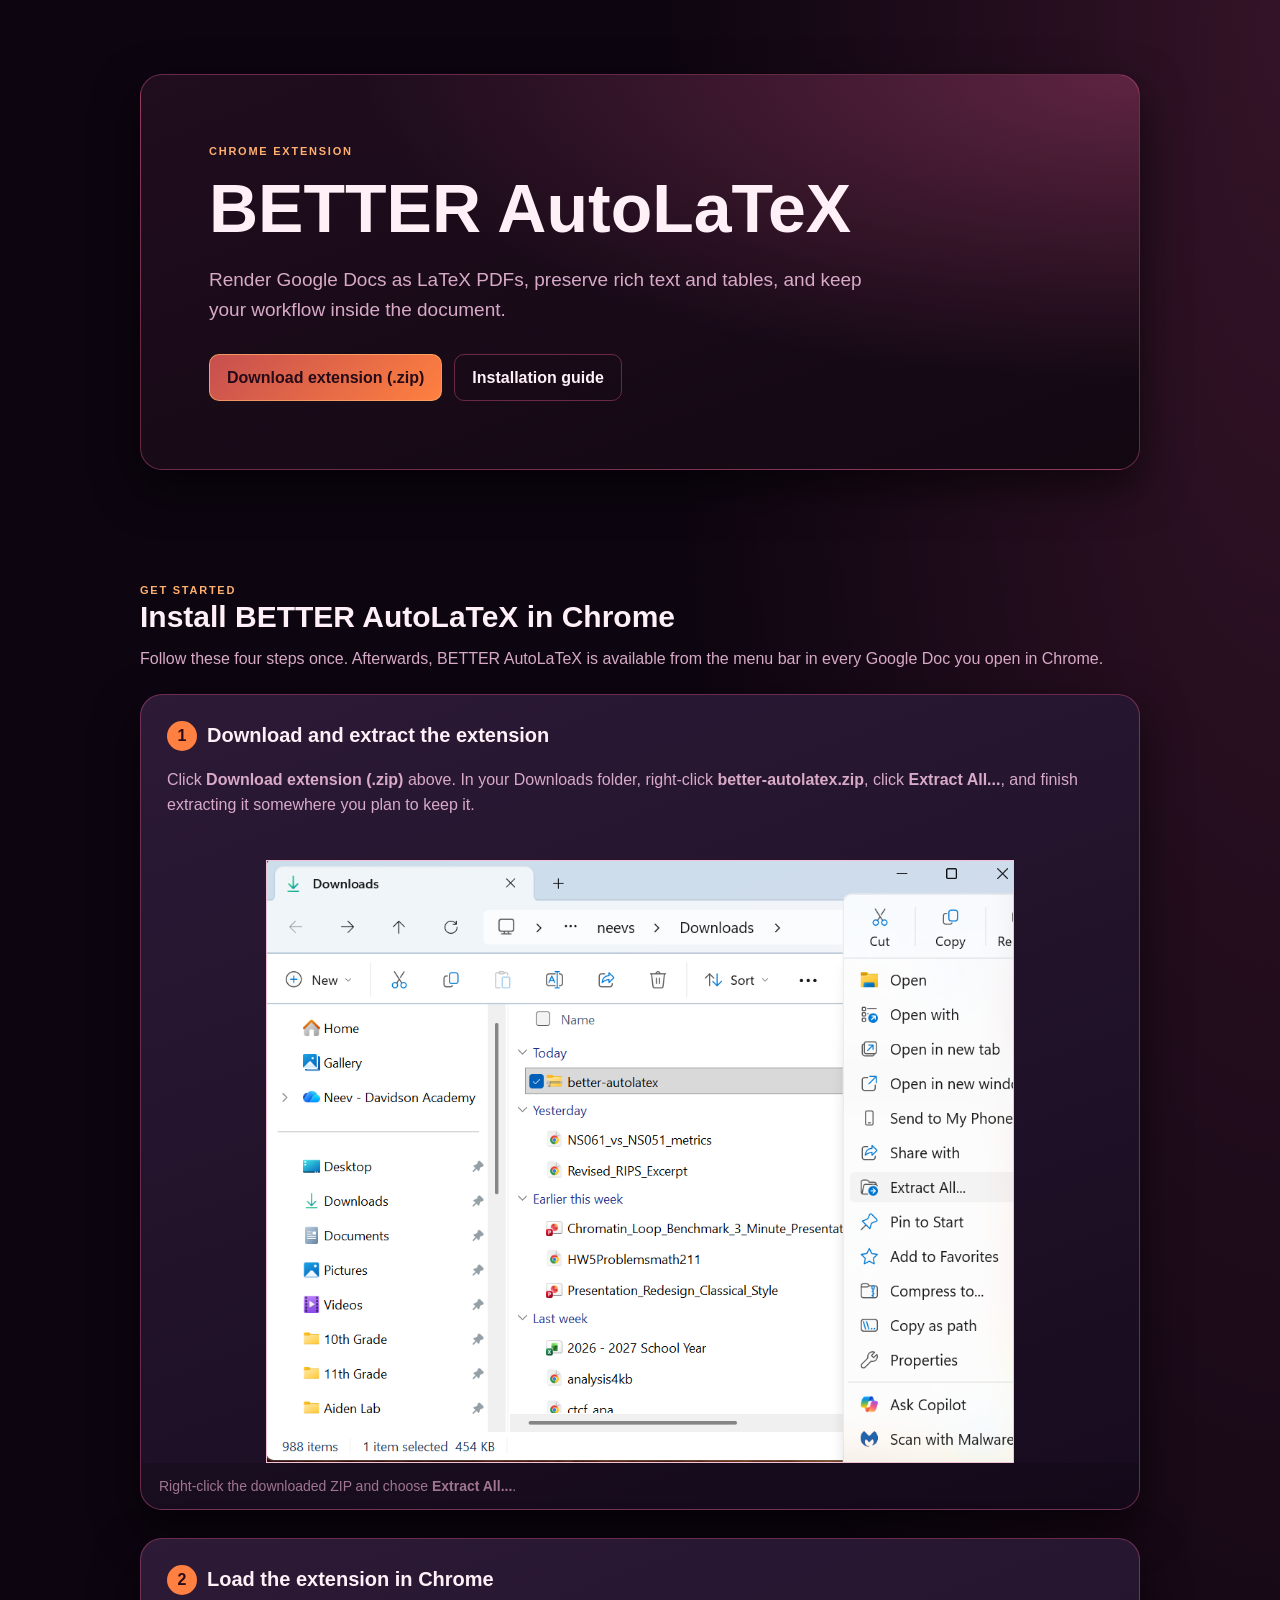
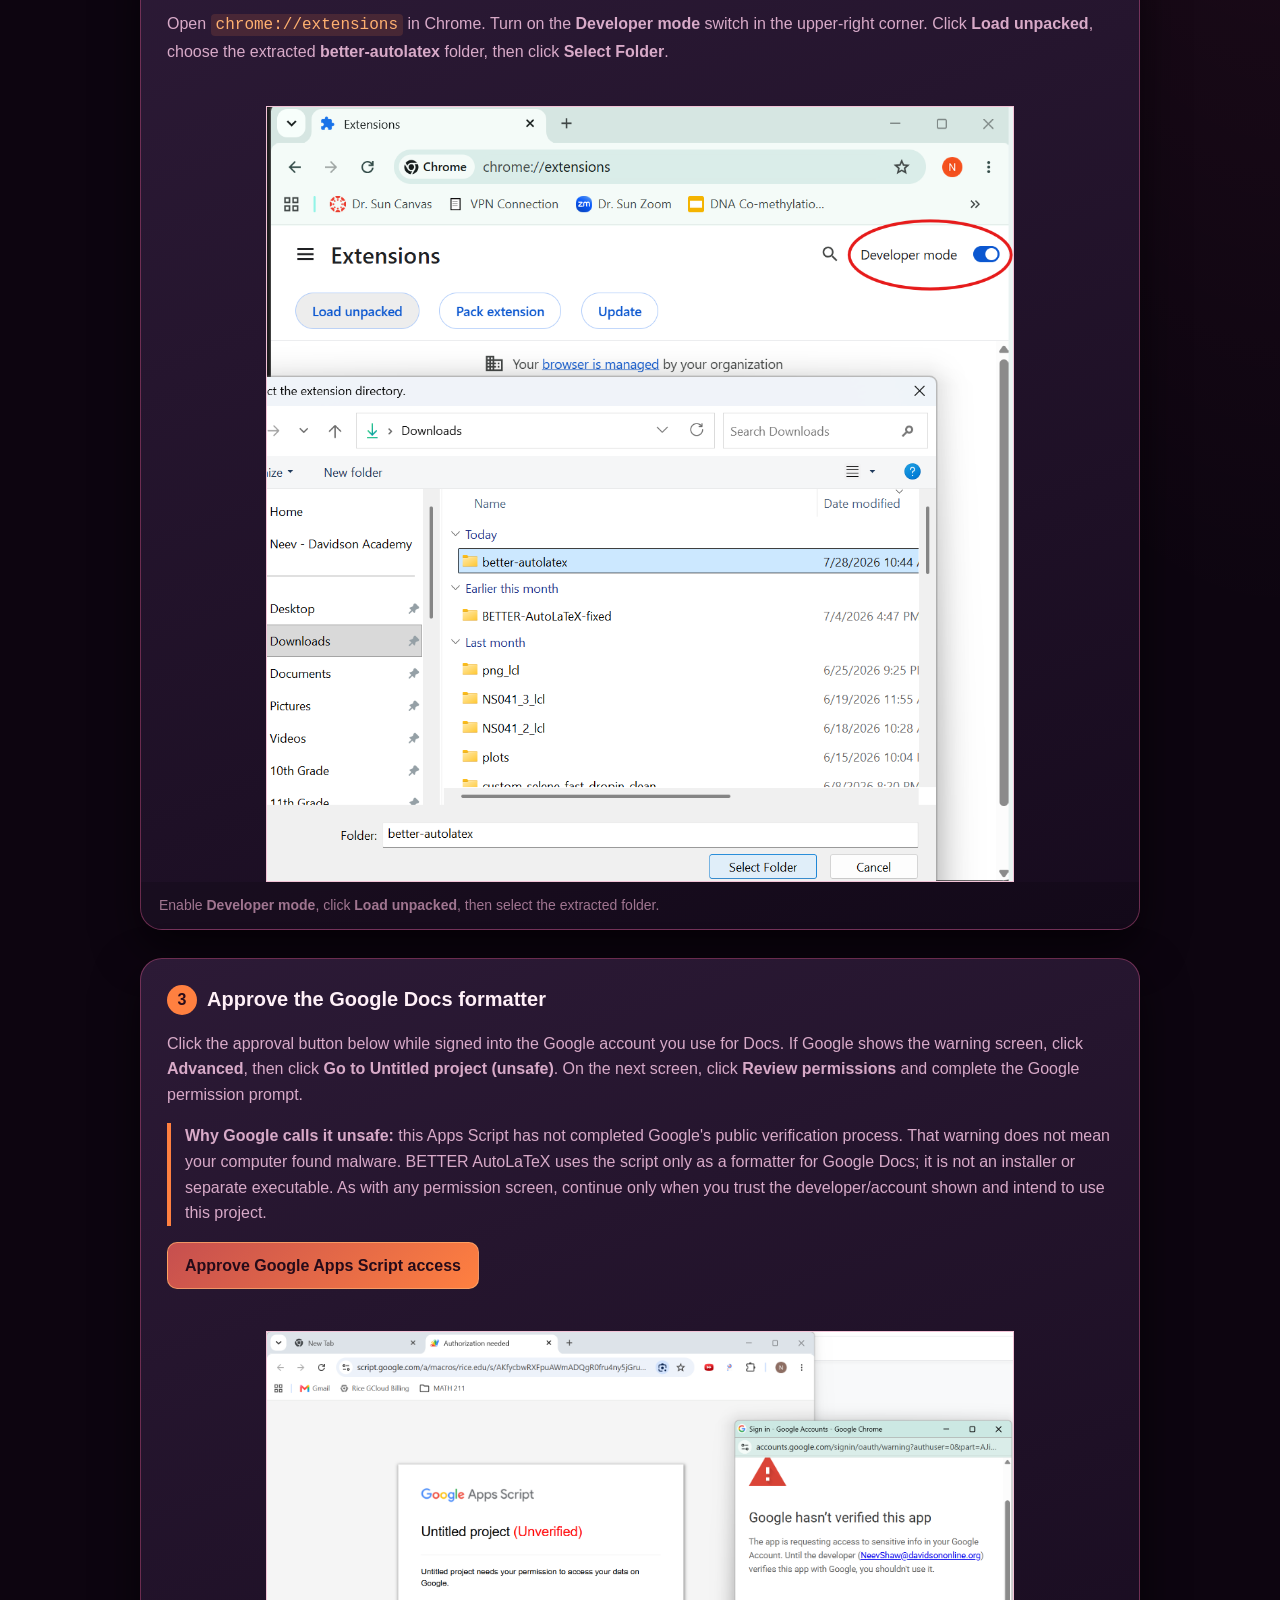
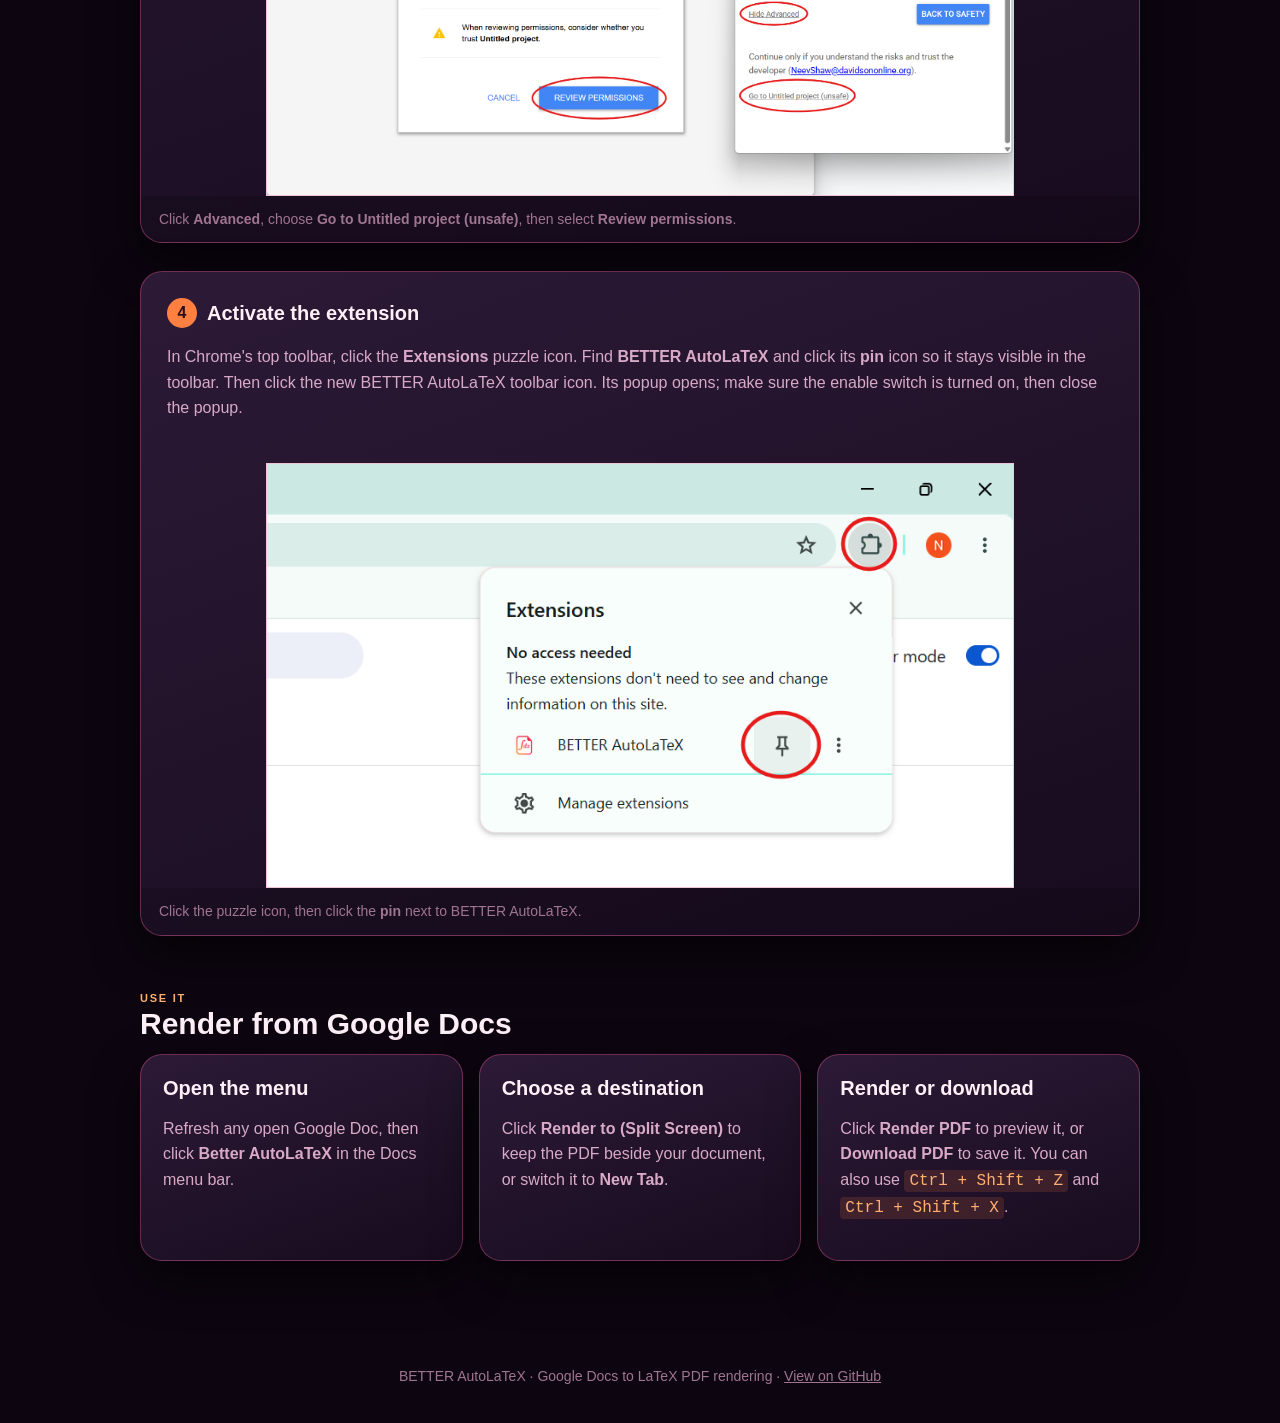
<file: index.html>
<!doctype html>
<html lang="en">
<head>
  <meta charset="utf-8">
  <meta name="viewport" content="width=device-width, initial-scale=1">
  <title>BETTER AutoLaTeX - Google Docs to LaTeX</title>
  <link rel="icon" type="image/png" href="icons/icon-128.png">
  <style>
    :root {
      --bg: #0d0510;
      --bg-elevated: #2c1a36;
      --bg-soft: #351f40;
      --bg-interactive-hover: #4a2d5a;
      --text: #fff0f7;
      --text-muted: #d8aac8;
      --text-dim: #a07590;
      --border: rgba(255, 100, 160, .35);
      --accent: #ff8040;
      --accent-strong: #ffb070;
      --shadow-lg: 0 18px 45px rgba(0, 0, 0, .58);
    }
    * { box-sizing: border-box; }
    html { scroll-behavior: smooth; }
    body {
      min-width: 320px;
      margin: 0;
      color: var(--text);
      font: 16px/1.6 "Segoe UI", Inter, Roboto, Arial, sans-serif;
      background: radial-gradient(ellipse at top right, rgba(255, 95, 160, .16), transparent 34%), var(--bg);
    }
    a { color: inherit; }
    .wrap { width: min(1000px, calc(100% - 40px)); margin: auto; }
    .hero { padding: 74px 0 58px; }
    .hero-card, .card {
      border: 1px solid var(--border);
      border-radius: 22px;
      background: radial-gradient(ellipse at top right, rgba(255, 95, 160, .30), transparent 55%), linear-gradient(160deg, #200d1e 0%, #120812 100%);
      box-shadow: var(--shadow-lg);
    }
    .hero-card { padding: clamp(28px, 6vw, 68px); }
    .eyebrow { margin: 0; color: var(--accent-strong); font-size: 11px; font-weight: 800; letter-spacing: .16em; text-transform: uppercase; }
    h1, h2, h3 { line-height: 1.15; }
    h1 { max-width: 760px; margin: 8px 0 18px; font-size: clamp(38px, 7vw, 68px); }
    h2 { margin: 0 0 12px; font-size: 30px; }
    h3 { margin: 0; font-size: 20px; }
    .lead { max-width: 680px; margin: 0; color: var(--text-muted); font-size: 19px; }
    .actions { display: flex; flex-wrap: wrap; gap: 12px; margin-top: 28px; }
    .button {
      display: inline-flex;
      align-items: center;
      justify-content: center;
      min-height: 45px;
      padding: 10px 17px;
      border: 1px solid var(--border);
      border-radius: 10px;
      color: var(--text);
      font-weight: 750;
      text-decoration: none;
      transition: transform .15s ease, background .15s ease;
    }
    .button:hover { transform: translateY(-1px); background: var(--bg-interactive-hover); }
    .button-primary { border-color: rgba(255, 176, 112, .7); background: linear-gradient(135deg, #c64f4f, var(--accent)); color: #260b19; }
    .button-primary:hover { background: linear-gradient(135deg, #ef6860, #ffae5a); }
    main { padding-bottom: 76px; }
    section { margin-top: 54px; }
    .section-copy { margin: 0 0 22px; color: var(--text-muted); }
    .tutorial { display: grid; gap: 28px; }
    .card { overflow: hidden; background: linear-gradient(160deg, var(--bg-elevated), #170b1e); }
    .tutorial-copy { padding: 26px; }
    .step-label { display: flex; align-items: center; gap: 10px; margin-bottom: 14px; }
    .step-number { display: grid; place-items: center; width: 30px; height: 30px; border-radius: 50%; background: var(--accent); color: #2a0c1a; font-weight: 900; }
    .card p, li { color: var(--text-muted); }
    figure { margin: 0; }
    .tutorial img { display: block; width: 75%; margin: 0 auto; border: 1px solid var(--border); background: #eaf3f2; }
    figcaption { padding: 12px 18px; color: var(--text-dim); font-size: 14px; background: rgba(0, 0, 0, .16); }
    .warning-note { border-left: 4px solid var(--accent); padding-left: 14px; }
    .use-grid { display: grid; grid-template-columns: repeat(auto-fit, minmax(240px, 1fr)); gap: 16px; }
    .use-grid .card { padding: 22px; }
    code { padding: 2px 5px; border-radius: 4px; background: rgba(255, 128, 64, .14); color: var(--accent-strong); }
    footer { padding: 28px 20px 42px; color: var(--text-dim); font-size: 14px; text-align: center; }
  </style>
</head>
<body>
  <header class="hero">
    <div class="wrap hero-card">
      <p class="eyebrow">Chrome extension</p>
      <h1>BETTER AutoLaTeX</h1>
      <p class="lead">Render Google Docs as LaTeX PDFs, preserve rich text and tables, and keep your workflow inside the document.</p>
      <div class="actions">
        <a class="button button-primary" href="https://better-autolatex.github.io/better-autolatex.zip" target="_blank" rel="noopener noreferrer">Download extension (.zip)</a>
        <a class="button" href="#install">Installation guide</a>
      </div>
    </div>
  </header>

  <main class="wrap">
    <section id="install">
      <p class="eyebrow">Get started</p>
      <h2>Install BETTER AutoLaTeX in Chrome</h2>
      <p class="section-copy">Follow these four steps once. Afterwards, BETTER AutoLaTeX is available from the menu bar in every Google Doc you open in Chrome.</p>

      <div class="tutorial">
        <article class="card">
          <div class="tutorial-copy">
            <div class="step-label"><span class="step-number">1</span><h3>Download and extract the extension</h3></div>
            <p>Click <strong>Download extension (.zip)</strong> above. In your Downloads folder, right-click <strong>better-autolatex.zip</strong>, click <strong>Extract All...</strong>, and finish extracting it somewhere you plan to keep it.</p>
          </div>
          <figure>
            <img src="assets/screenshots/Step%201%20-%20download%20and%20unzip.png" alt="Windows File Explorer with better-autolatex.zip selected and Extract All highlighted">
            <figcaption>Right-click the downloaded ZIP and choose <strong>Extract All...</strong>.</figcaption>
          </figure>
        </article>

        <article class="card">
          <div class="tutorial-copy">
            <div class="step-label"><span class="step-number">2</span><h3>Load the extension in Chrome</h3></div>
            <p>Open <code>chrome://extensions</code> in Chrome. Turn on the <strong>Developer mode</strong> switch in the upper-right corner. Click <strong>Load unpacked</strong>, choose the extracted <strong>better-autolatex</strong> folder, then click <strong>Select Folder</strong>.</p>
          </div>
          <figure>
            <img src="assets/screenshots/Step%202%20-%20developer%20mode%20and%20load%20unpacked.png" alt="Chrome Extensions showing Developer mode, Load unpacked, and the folder selection dialog">
            <figcaption>Enable <strong>Developer mode</strong>, click <strong>Load unpacked</strong>, then select the extracted folder.</figcaption>
          </figure>
        </article>

        <article class="card">
          <div class="tutorial-copy">
            <div class="step-label"><span class="step-number">3</span><h3>Approve the Google Docs formatter</h3></div>
            <p>Click the approval button below while signed into the Google account you use for Docs. If Google shows the warning screen, click <strong>Advanced</strong>, then click <strong>Go to Untitled project (unsafe)</strong>. On the next screen, click <strong>Review permissions</strong> and complete the Google permission prompt.</p>
            <p class="warning-note"><strong>Why Google calls it unsafe:</strong> this Apps Script has not completed Google&apos;s public verification process. That warning does not mean your computer found malware. BETTER AutoLaTeX uses the script only as a formatter for Google Docs; it is not an installer or separate executable. As with any permission screen, continue only when you trust the developer/account shown and intend to use this project.</p>
            <p><a class="button button-primary" href="https://script.google.com/macros/s/AKfycbw5jMbf7fJPBY59YsVOyCyUnqL2OpgjkheVPkHIQeBrbdPGAtNcVZ8WidbEfVaKr5QS/exec" target="_blank" rel="noopener noreferrer">Approve Google Apps Script access</a></p>
          </div>
          <figure>
            <img src="assets/screenshots/Step%203%20-%20approve%20apps%20script%20formatter.png" alt="Google Apps Script authorization screen with Advanced, Go to Untitled project unsafe, and Review permissions highlighted">
            <figcaption>Click <strong>Advanced</strong>, choose <strong>Go to Untitled project (unsafe)</strong>, then select <strong>Review permissions</strong>.</figcaption>
          </figure>
        </article>

        <article class="card">
          <div class="tutorial-copy">
            <div class="step-label"><span class="step-number">4</span><h3>Activate the extension</h3></div>
            <p>In Chrome&apos;s top toolbar, click the <strong>Extensions</strong> puzzle icon. Find <strong>BETTER AutoLaTeX</strong> and click its <strong>pin</strong> icon so it stays visible in the toolbar. Then click the new BETTER AutoLaTeX toolbar icon. Its popup opens; make sure the enable switch is turned on, then close the popup.</p>
          </div>
          <figure>
            <img src="assets/screenshots/Step%204%20-%20pin%20extension%20in%20top%20bar.png" alt="Chrome Extensions menu showing the puzzle icon and BETTER AutoLaTeX pin icon highlighted">
            <figcaption>Click the puzzle icon, then click the <strong>pin</strong> next to BETTER AutoLaTeX.</figcaption>
          </figure>
        </article>
      </div>
    </section>

    <section>
      <p class="eyebrow">Use it</p>
      <h2>Render from Google Docs</h2>
      <div class="use-grid">
        <article class="card"><h3>Open the menu</h3><p>Refresh any open Google Doc, then click <strong>Better AutoLaTeX</strong> in the Docs menu bar.</p></article>
        <article class="card"><h3>Choose a destination</h3><p>Click <strong>Render to (Split Screen)</strong> to keep the PDF beside your document, or switch it to <strong>New Tab</strong>.</p></article>
        <article class="card"><h3>Render or download</h3><p>Click <strong>Render PDF</strong> to preview it, or <strong>Download PDF</strong> to save it. You can also use <code>Ctrl + Shift + Z</code> and <code>Ctrl + Shift + X</code>.</p></article>
      </div>
    </section>
  </main>

  <footer>
    BETTER AutoLaTeX &middot; Google Docs to LaTeX PDF rendering &middot;
    <a href="https://github.com/better-autolatex/better-autolatex.github.io/" target="_blank" rel="noopener noreferrer">View on GitHub</a>
  </footer>
</body>
</html>
</file>
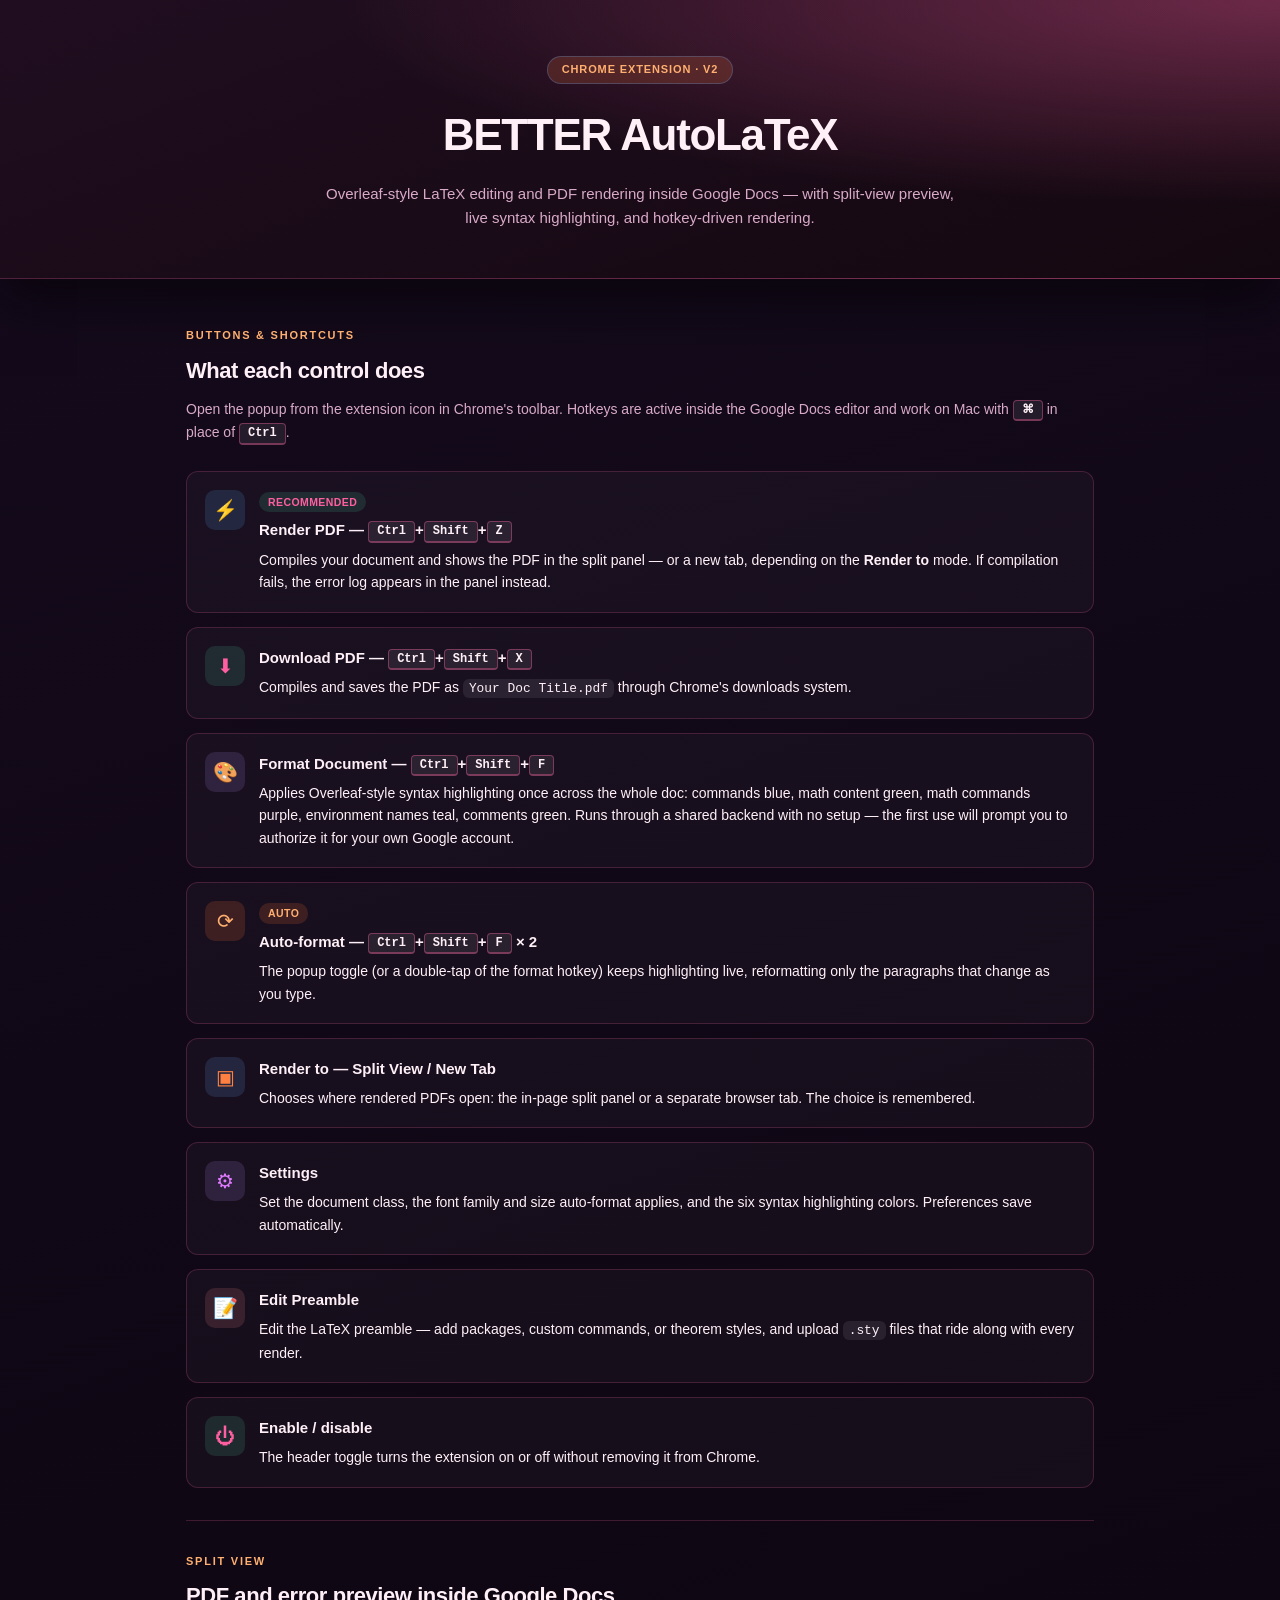
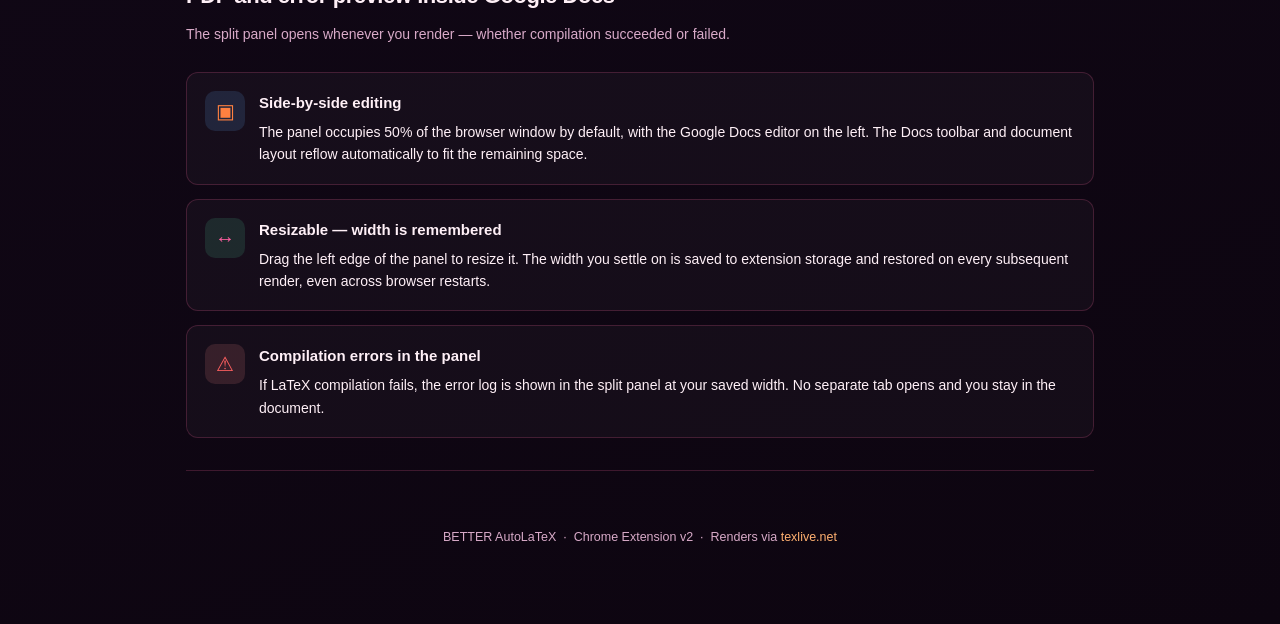
<file: html/help.html>
<!DOCTYPE html>
<html lang="en">
<head>
  <meta charset="utf-8">
  <title>BETTER AutoLaTeX — Help</title>
  <link rel="stylesheet" href="../styles/page.css">
  <style>
    .hero { padding: 56px 24px 48px; text-align: center; }
    .hero h1 { font-size: clamp(28px, 5vw, 44px); margin-bottom: 12px; }
    .hero p  { font-size: 15px; color: var(--text-muted); max-width: 640px; margin: 0 auto; }
    .hero-badge {
      display: inline-block;
      background: var(--accent-surface);
      border: 1px solid rgba(99, 176, 255, 0.25);
      border-radius: 20px;
      padding: 4px 14px;
      font-size: 11px;
      font-weight: 600;
      letter-spacing: 0.08em;
      text-transform: uppercase;
      color: var(--accent-strong);
      margin-bottom: 16px;
    }
    .features { display: grid; gap: 14px; }
    .feature {
      display: flex;
      gap: 14px;
      background: rgba(255, 255, 255, 0.03);
      border: 1px solid var(--border);
      border-radius: 12px;
      padding: 18px;
    }
    .feature-icon {
      flex-shrink: 0;
      width: 40px; height: 40px;
      border-radius: 10px;
      display: flex;
      align-items: center;
      justify-content: center;
      font-size: 20px;
    }
    .icon-blue   { background: rgba(99, 176, 255, 0.14);  color: var(--accent); }
    .icon-teal   { background: rgba(83, 213, 154, 0.14);  color: var(--green); }
    .icon-orange { background: rgba(255, 112, 53, 0.16);  color: var(--accent-strong); }
    .icon-purple { background: rgba(183, 152, 255, 0.14); color: var(--purple); }
    .icon-red    { background: rgba(255, 143, 143, 0.14); color: var(--red); }
    .kbd {
      display: inline-block;
      padding: 2px 8px;
      background: rgba(255, 255, 255, 0.08);
      border: 1px solid var(--border-strong);
      border-bottom-width: 2px;
      border-radius: 4px;
      font: 600 12px/1.2 'Consolas', monospace;
      color: var(--text);
      vertical-align: 1px;
    }
    .footer {
      text-align: center;
      padding-top: 24px;
      color: var(--text-muted);
      font-size: 12.5px;
    }
    .tag {
      display: inline-block;
      padding: 2px 9px;
      border-radius: 10px;
      font-size: 10.5px;
      font-weight: 700;
      letter-spacing: 0.04em;
      text-transform: uppercase;
      margin-bottom: 6px;
    }
    .tag-tip  { background: rgba(83, 213, 154, 0.14);   color: var(--green); }
    .tag-info { background: var(--accent-surface);       color: var(--accent); }
    .tag-new  { background: rgba(255, 112, 53, 0.16);   color: var(--accent-strong); }
  </style>
</head>
<body>

<div class="hero">
  <div class="hero-badge">Chrome Extension · v2</div>
  <h1>BETTER AutoLaTeX</h1>
  <p>Overleaf-style LaTeX editing and PDF rendering inside Google Docs — with split-view preview, live syntax highlighting, and hotkey-driven rendering.</p>
</div>

<div class="page">

  <div class="section-label">Buttons & shortcuts</div>
  <h2>What each control does</h2>
  <p class="section-intro">Open the popup from the extension icon in Chrome's toolbar. Hotkeys are active inside the Google Docs editor and work on Mac with <span class="kbd">⌘</span> in place of <span class="kbd">Ctrl</span>.</p>

  <div class="features">
    <div class="feature">
      <div class="feature-icon icon-blue">⚡</div>
      <div>
        <span class="tag tag-tip">Recommended</span>
        <h3>Render PDF — <span class="kbd">Ctrl</span>+<span class="kbd">Shift</span>+<span class="kbd">Z</span></h3>
        <p>Compiles your document and shows the PDF in the split panel — or a new tab, depending on the <strong>Render to</strong> mode. If compilation fails, the error log appears in the panel instead.</p>
      </div>
    </div>
    <div class="feature">
      <div class="feature-icon icon-teal">⬇</div>
      <div>
        <h3>Download PDF — <span class="kbd">Ctrl</span>+<span class="kbd">Shift</span>+<span class="kbd">X</span></h3>
        <p>Compiles and saves the PDF as <code>Your Doc Title.pdf</code> through Chrome's downloads system.</p>
      </div>
    </div>
    <div class="feature">
      <div class="feature-icon icon-purple">🎨</div>
      <div>
        <h3>Format Document — <span class="kbd">Ctrl</span>+<span class="kbd">Shift</span>+<span class="kbd">F</span></h3>
        <p>Applies Overleaf-style syntax highlighting once across the whole doc: commands blue, math content green, math commands purple, environment names teal, comments green. Runs through a shared backend with no setup — the first use will prompt you to authorize it for your own Google account.</p>
      </div>
    </div>
    <div class="feature">
      <div class="feature-icon icon-orange">⟳</div>
      <div>
        <span class="tag tag-new">Auto</span>
        <h3>Auto-format — <span class="kbd">Ctrl</span>+<span class="kbd">Shift</span>+<span class="kbd">F</span> × 2</h3>
        <p>The popup toggle (or a double-tap of the format hotkey) keeps highlighting live, reformatting only the paragraphs that change as you type.</p>
      </div>
    </div>
    <div class="feature">
      <div class="feature-icon icon-blue">▣</div>
      <div>
        <h3>Render to — Split View / New Tab</h3>
        <p>Chooses where rendered PDFs open: the in-page split panel or a separate browser tab. The choice is remembered.</p>
      </div>
    </div>
    <div class="feature">
      <div class="feature-icon icon-purple">⚙</div>
      <div>
        <h3>Settings</h3>
        <p>Set the document class, the font family and size auto-format applies, and the six syntax highlighting colors. Preferences save automatically.</p>
      </div>
    </div>
    <div class="feature">
      <div class="feature-icon icon-red">📝</div>
      <div>
        <h3>Edit Preamble</h3>
        <p>Edit the LaTeX preamble — add packages, custom commands, or theorem styles, and upload <code>.sty</code> files that ride along with every render.</p>
      </div>
    </div>
    <div class="feature">
      <div class="feature-icon icon-teal">⏻</div>
      <div>
        <h3>Enable / disable</h3>
        <p>The header toggle turns the extension on or off without removing it from Chrome.</p>
      </div>
    </div>
  </div>

  <div class="divider"></div>

  <div class="section-label">Split view</div>
  <h2>PDF and error preview inside Google Docs</h2>
  <p class="section-intro">The split panel opens whenever you render — whether compilation succeeded or failed.</p>

  <div class="features">
    <div class="feature">
      <div class="feature-icon icon-blue">▣</div>
      <div>
        <h3>Side-by-side editing</h3>
        <p>The panel occupies 50% of the browser window by default, with the Google Docs editor on the left. The Docs toolbar and document layout reflow automatically to fit the remaining space.</p>
      </div>
    </div>
    <div class="feature">
      <div class="feature-icon icon-teal">↔</div>
      <div>
        <h3>Resizable — width is remembered</h3>
        <p>Drag the left edge of the panel to resize it. The width you settle on is saved to extension storage and restored on every subsequent render, even across browser restarts.</p>
      </div>
    </div>
    <div class="feature">
      <div class="feature-icon icon-red">⚠</div>
      <div>
        <h3>Compilation errors in the panel</h3>
        <p>If LaTeX compilation fails, the error log is shown in the split panel at your saved width. No separate tab opens and you stay in the document.</p>
      </div>
    </div>
  </div>

  <div class="divider"></div>

  <div class="footer">
    BETTER AutoLaTeX &nbsp;·&nbsp; Chrome Extension v2 &nbsp;·&nbsp; Renders via <a href="https://texlive.net" target="_blank">texlive.net</a>
  </div>

</div>

</body>
</html>
</file>
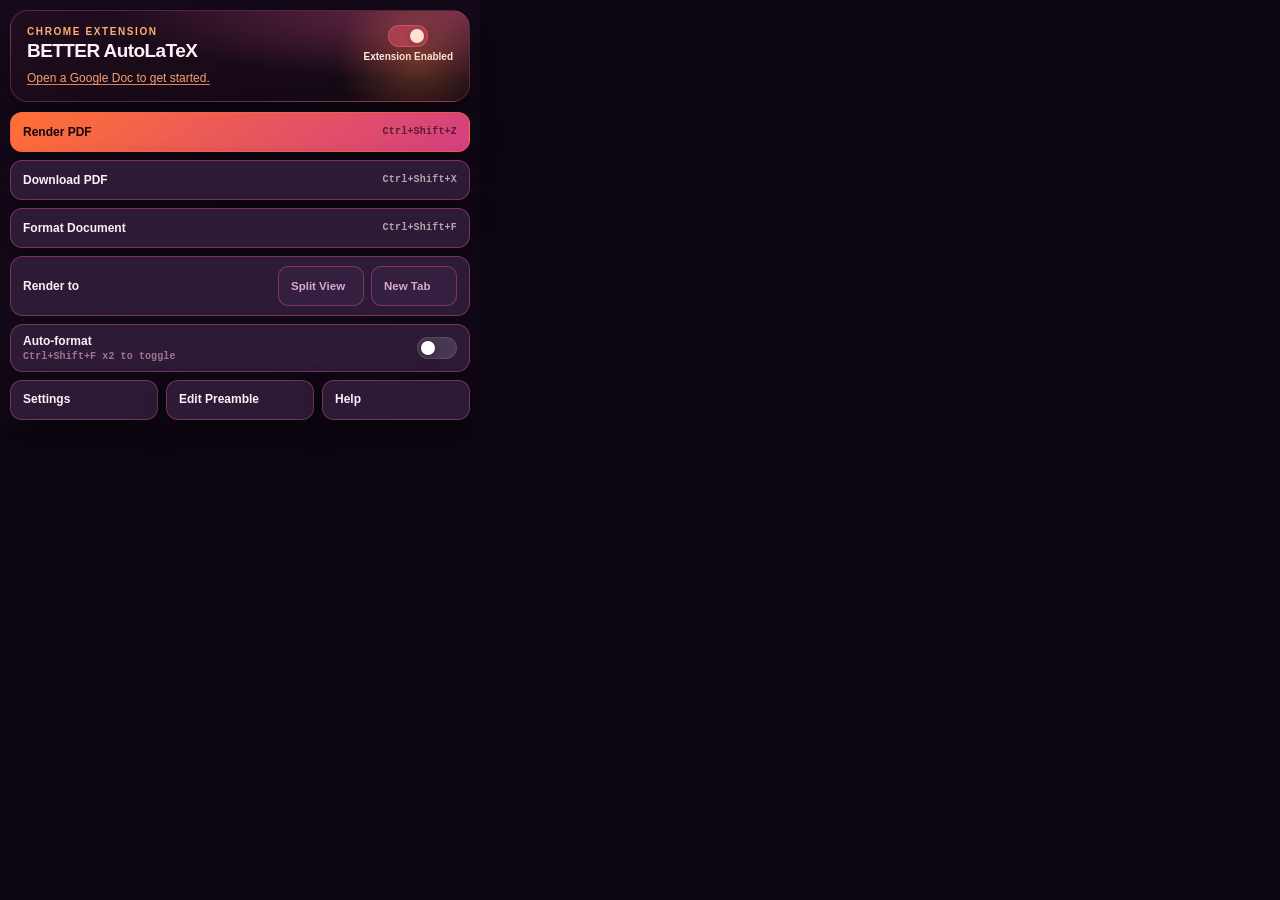
<file: html/popup.html>
<!DOCTYPE html>
<html lang="en">
<head>
  <meta charset="utf-8">
  <meta name="viewport" content="width=device-width, initial-scale=1">
  <title>BETTER AutoLaTeX</title>
  <link rel="stylesheet" href="../styles/popup.css">
</head>
<body>
  <div class="popup">
    <header class="hero">
      <div class="hero-faces">
        <div class="hero-face hero-face-home">
          <div class="hero-top">
            <div>
              <div class="eyebrow">Chrome Extension</div>
              <h1>BETTER AutoLaTeX</h1>
            </div>
            <div class="hero-actions">
              <div class="hero-enable-control">
                <label class="bal-switch" title="Enable / disable extension">
                  <input type="checkbox" id="enabledToggle" checked>
                  <span class="bal-switch-track">
                    <span class="bal-switch-thumb"></span>
                  </span>
                </label>
                <span id="enabledStatus" class="enabled-status">Extension Enabled</span>
              </div>
            </div>
          </div>
        </div>

        <div class="hero-face hero-face-page">
          <div class="hero-top">
            <div>
              <div class="eyebrow" id="pageEyebrow">Configuration</div>
              <h1 id="pageHeading">Settings</h1>
            </div>
            <button id="backBtn" class="hero-back-btn">&#8592; Back</button>
          </div>
        </div>
      </div>
      <p id="statusText" class="hero-status"><a href="https://docs.new/" data-open-google-doc>Open a Google Doc to get started.</a></p>
    </header>

    <section class="actions" id="mainActions">
      <button class="btn btn-primary btn-wide" id="renderBtn">
        <span>Render PDF</span>
        <span class="btn-shortcut">Ctrl+Shift+Z</span>
      </button>

      <button class="btn btn-secondary btn-wide" id="downloadBtn">
        <span>Download PDF</span>
        <span class="btn-shortcut">Ctrl+Shift+X</span>
      </button>

      <button class="btn btn-secondary btn-wide" id="format-now-btn">
        <span>Format Document</span>
        <span class="btn-shortcut">Ctrl+Shift+F</span>
      </button>

      <div class="render-mode-row">
        <span class="render-mode-label">Render to</span>
        <div class="render-mode-btns">
          <button class="btn render-mode-opt" id="renderModeSplit" title="Show PDF in split view">Split View</button>
          <button class="btn render-mode-opt" id="renderModeTab" title="Open PDF in a new tab">New Tab</button>
        </div>
      </div>

      <div class="auto-format-row" id="autoFormatRow">
        <div class="auto-format-info">
          <span class="auto-format-label">Auto-format</span>
          <span class="auto-format-hint">Ctrl+Shift+F x2 to toggle</span>
        </div>
        <label class="bal-switch" title="Automatically apply syntax highlighting after each pause in typing">
          <input type="checkbox" id="autoFormatToggle">
          <span class="bal-switch-track">
            <span class="bal-switch-thumb"></span>
          </span>
        </label>
      </div>

      <div class="utility-row">
        <button class="btn btn-secondary" id="settingsBtn">
          <span>Settings</span>
        </button>
        <button class="btn btn-secondary" id="preambleBtn">
          <span>Edit Preamble</span>
        </button>
        <button class="btn btn-secondary" id="helpBtn">
          <span>Help</span>
        </button>
      </div>
    </section>

    <section id="pageView" class="panel hidden">
      <div id="pageContent" class="page-content"></div>
    </section>
  </div>

  <script type="module" src="../scripts/popup.js"></script>
</body>
</html>
</file>
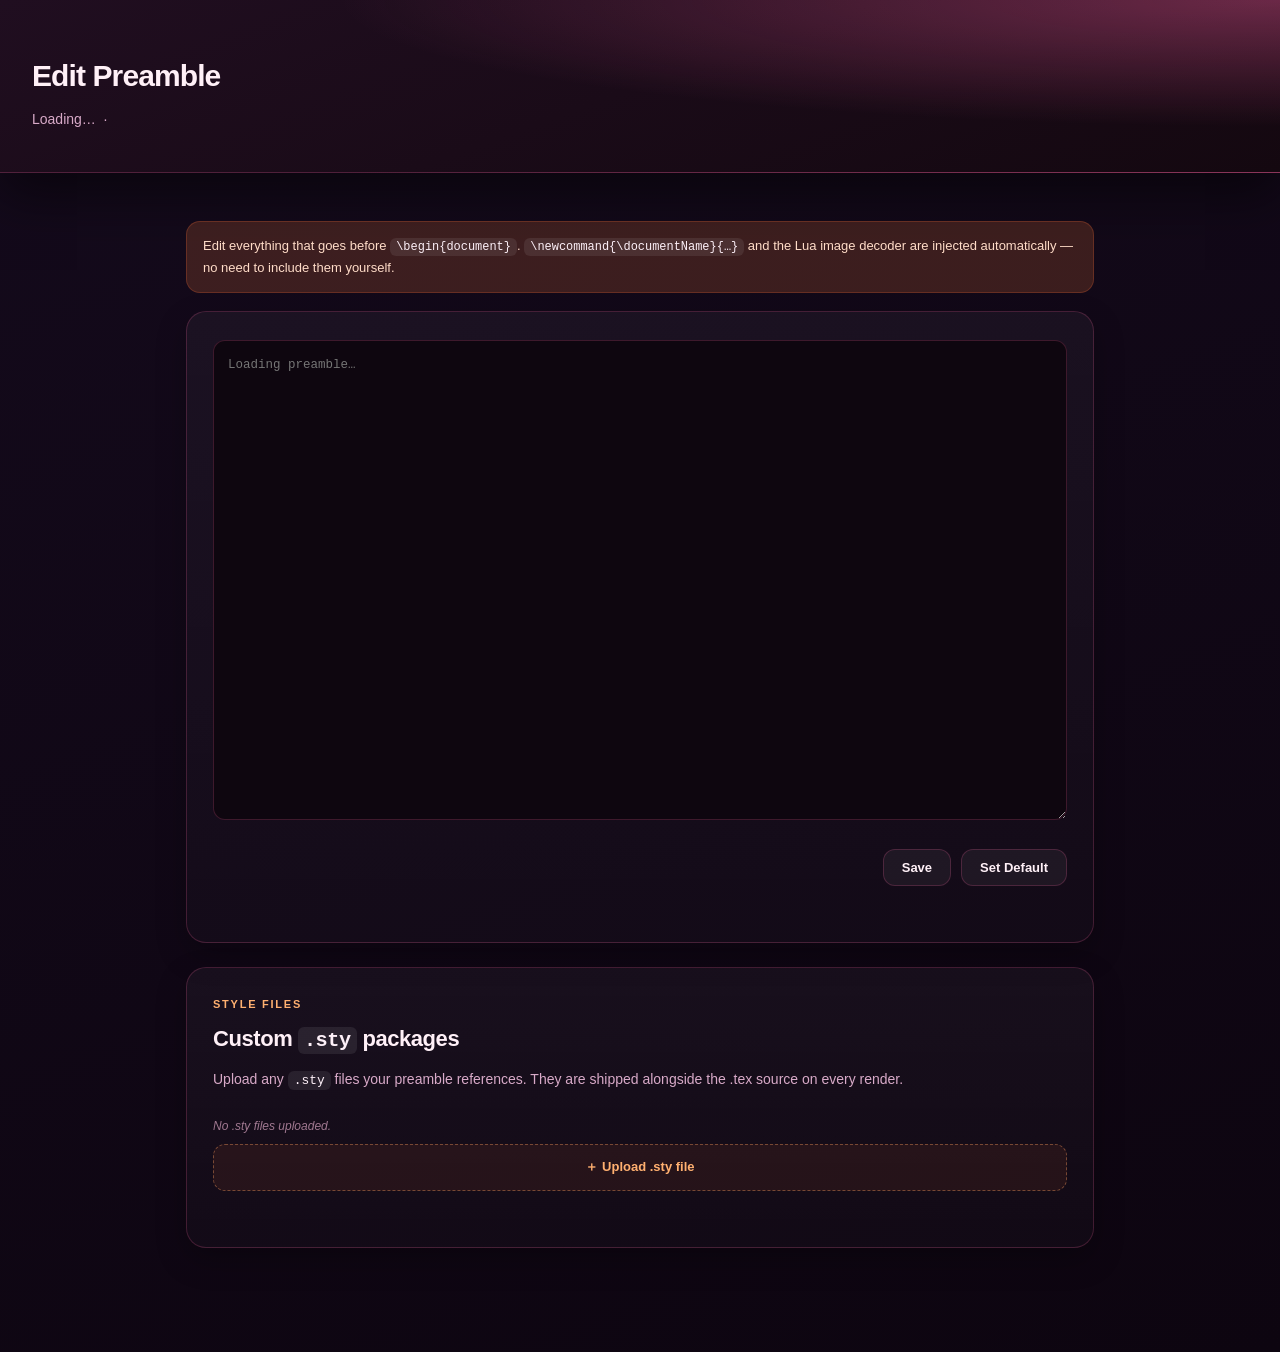
<file: html/preamble.html>
<!DOCTYPE html>
<html lang="en">
<head>
  <meta charset="utf-8">
  <title>BETTER AutoLaTeX — Edit Preamble</title>
  <link rel="stylesheet" href="../styles/page.css">
</head>
<body>

<div class="hero">
  <h1>Edit Preamble</h1>
  <p>
    <span id="docTypeLabel">Loading…</span> &nbsp;·&nbsp;
    <span id="customBadge" class="badge"></span>
  </p>
</div>

<div class="page">

  <div class="note">
    Edit everything that goes before <code>\begin{document}</code>.
    <code>\newcommand{\documentName}{…}</code> and the Lua image decoder are
    injected automatically — no need to include them yourself.
  </div>

  <div class="card">
    <div class="field">
      <textarea id="preamble" class="preamble" spellcheck="false"
                placeholder="Loading preamble…"></textarea>
    </div>
    <div class="btn-row">
      <button class="btn btn-secondary" id="saveBtn">Save</button>
      <button class="btn btn-secondary" id="setDefaultBtn">Set Default</button>
    </div>
    <div id="status" class="status"></div>
  </div>

  <div class="card">
    <div class="section-label">Style files</div>
    <h2>Custom <code>.sty</code> packages</h2>
    <p class="section-intro">Upload any <code>.sty</code> files your preamble references. They are shipped alongside the .tex source on every render.</p>

    <div id="styList" class="sty-list">
      <span class="sty-empty">No .sty files uploaded.</span>
    </div>
    <label class="sty-upload-label">
      ＋ Upload .sty file
      <input type="file" id="styUpload" accept=".sty">
    </label>
    <div id="styStatus" class="status"></div>
  </div>

</div>

<script type="module" src="../scripts/preamble.js"></script>
</body>
</html>
</file>
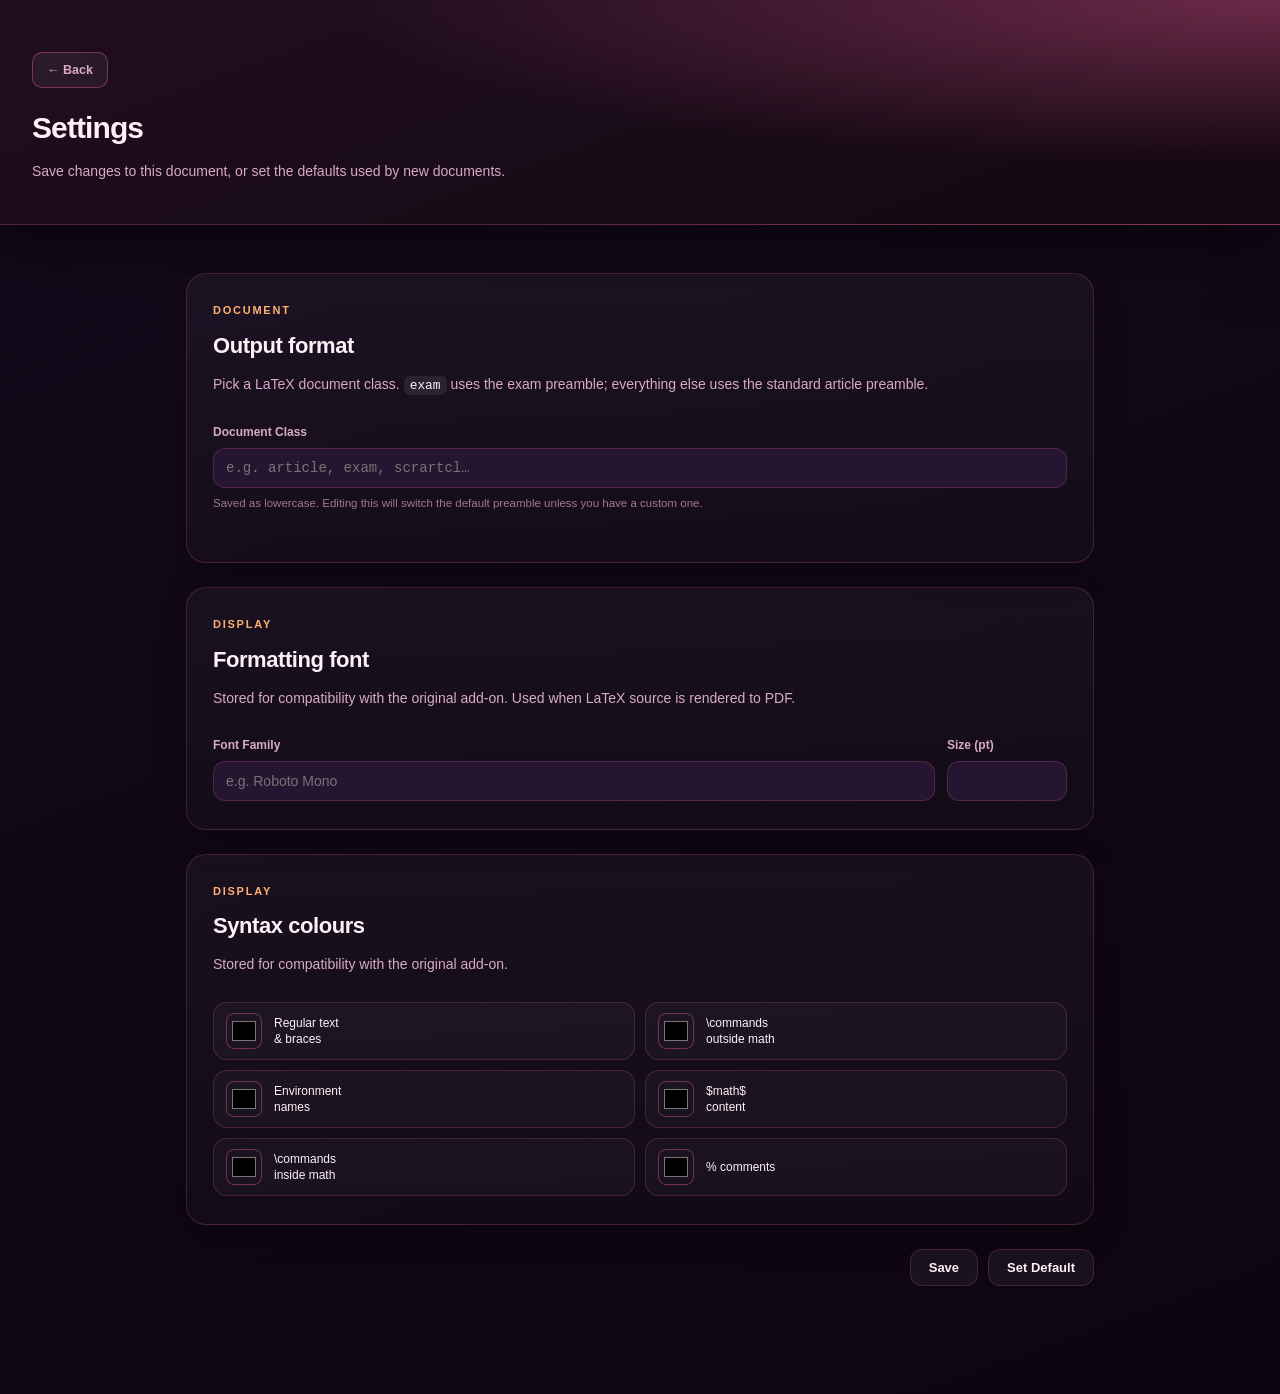
<file: html/settings.html>
<!DOCTYPE html>
<html lang="en">
<head>
  <meta charset="utf-8">
  <title>BETTER AutoLaTeX — Settings</title>
  <link rel="stylesheet" href="../styles/page.css">
</head>
<body>

<div class="hero">
  <div class="hero-nav">
    <a href="javascript:window.close()" class="back-btn" id="backBtn">&#8592; Back</a>
  </div>
  <h1>Settings</h1>
  <p>Save changes to this document, or set the defaults used by new documents.</p>
</div>

<div class="page">

  <div class="card">
    <div class="section-label">Document</div>
    <h2>Output format</h2>
    <p class="section-intro">Pick a LaTeX document class. <code>exam</code> uses the exam preamble; everything else uses the standard article preamble.</p>

    <div class="field">
      <label for="docType">Document Class</label>
      <input type="text" id="docType" placeholder="e.g. article, exam, scrartcl…"
             style="font-family:'Roboto Mono','Courier New',monospace">
      <div class="hint">Saved as lowercase. Editing this will switch the default preamble unless you have a custom one.</div>
    </div>
  </div>

  <div class="card">
    <div class="section-label">Display</div>
    <h2>Formatting font</h2>
    <p class="section-intro">Stored for compatibility with the original add-on. Used when LaTeX source is rendered to PDF.</p>

    <div class="row-2">
      <div class="field" style="margin-bottom:0">
        <label for="fontFamily">Font Family</label>
        <input type="text" id="fontFamily" placeholder="e.g. Roboto Mono">
      </div>
      <div class="field" style="margin-bottom:0">
        <label for="fontSize">Size (pt)</label>
        <input type="number" id="fontSize" min="6" max="36" step="1">
      </div>
    </div>
  </div>

  <div class="card">
    <div class="section-label">Display</div>
    <h2>Syntax colours</h2>
    <p class="section-intro">Stored for compatibility with the original add-on.</p>

    <div class="color-grid">
      <div class="color-row">
        <input type="color" id="clrDefault">
        <span class="clr-label">Regular text<br>&amp; braces</span>
      </div>
      <div class="color-row">
        <input type="color" id="clrCommand">
        <span class="clr-label">\commands<br>outside math</span>
      </div>
      <div class="color-row">
        <input type="color" id="clrEnvName">
        <span class="clr-label">Environment<br>names</span>
      </div>
      <div class="color-row">
        <input type="color" id="clrMathContent">
        <span class="clr-label">$math$<br>content</span>
      </div>
      <div class="color-row">
        <input type="color" id="clrMathCommand">
        <span class="clr-label">\commands<br>inside math</span>
      </div>
      <div class="color-row">
        <input type="color" id="clrComment">
        <span class="clr-label">% comments</span>
      </div>
    </div>
  </div>

  <div class="btn-row">
    <button class="btn btn-secondary" id="saveBtn">Save</button>
    <button class="btn btn-secondary" id="setDefaultBtn">Set Default</button>
  </div>
  <div id="status" class="status"></div>

</div>

<script type="module" src="../scripts/settings.js"></script>
</body>
</html>
</file>
<file: styles/page.css>
*, *::before, *::after { box-sizing: border-box; margin: 0; padding: 0; }

:root {
  --bg: #0d0510;
  --bg-layer: #160d1e;
  --bg-card: #1e1028;
  --bg-soft: #261530;
  --text: #fff0f7;
  --text-muted: #d8aac8;
  --text-dim: #a07890;
  --border: rgba(255, 100, 160, 0.2);
  --border-strong: rgba(255, 100, 160, 0.38);
  --accent: #ff8040;
  --accent-strong: #ffb070;
  --accent-surface: rgba(255, 128, 64, 0.18);
  --green: #ff5fa0;
  --red: #ff6060;
  --purple: #e07aff;
  --shadow-lg: 0 22px 50px rgba(0, 0, 0, 0.5);
}

html { scroll-behavior: smooth; }

html, body {
  font-family: "Segoe UI", Inter, Roboto, Arial, sans-serif;
  font-size: 14px;
  line-height: 1.6;
  color: var(--text);
  background: linear-gradient(160deg, #140a1c 0%, #0d0510 100%);
}

a {
  color: var(--accent-strong);
  text-decoration: none;
}

a:hover { text-decoration: underline; }

code {
  font-family: "Consolas", "Courier New", monospace;
  font-size: 0.92em;
  background: rgba(255, 255, 255, 0.08);
  padding: 2px 6px;
  border-radius: 6px;
  color: #fdf0f8;
}

.page {
  max-width: 980px;
  margin: 0 auto;
  padding: 48px 36px 80px;
}

.hero {
  background:
    radial-gradient(ellipse at top right, rgba(255, 95, 160, 0.36), transparent 52%),
    linear-gradient(160deg, #200e20 0%, #140810 100%);
  color: var(--text);
  padding: 52px 32px 42px;
  border-bottom: 1px solid rgba(255, 100, 160, 0.22);
  box-shadow: var(--shadow-lg);
}

.hero h1 {
  font-size: 30px;
  font-weight: 700;
  letter-spacing: -0.03em;
}

.hero p {
  font-size: 14px;
  color: var(--text-muted);
  margin-top: 8px;
  max-width: 760px;
}

.section-label {
  font-size: 11px;
  font-weight: 700;
  letter-spacing: 0.16em;
  text-transform: uppercase;
  color: var(--accent-strong);
  margin-bottom: 8px;
}

h2 {
  font-size: 22px;
  font-weight: 700;
  color: var(--text);
  margin-bottom: 10px;
  letter-spacing: -0.02em;
}

h3 {
  font-size: 15px;
  font-weight: 700;
  margin-bottom: 6px;
  color: var(--text);
}

.section-intro {
  color: var(--text-muted);
  margin-bottom: 26px;
  font-size: 14px;
}

.card {
  background: linear-gradient(180deg, rgba(255, 255, 255, 0.04) 0%, rgba(255, 255, 255, 0.02) 100%);
  border: 1px solid var(--border);
  border-radius: 20px;
  padding: 28px 26px;
  margin-bottom: 24px;
  box-shadow: 0 12px 30px rgba(0, 0, 0, 0.25);
}

.field { margin-bottom: 22px; }

.field label {
  display: block;
  font-size: 12px;
  color: var(--text-muted);
  margin-bottom: 6px;
  font-weight: 600;
}

.field input[type=text],
.field input[type=number],
.field select,
.field textarea {
  width: 100%;
  padding: 11px 12px;
  border: 1px solid var(--border);
  border-radius: 12px;
  font-size: 14px;
  font-family: inherit;
  color: var(--text);
  background: var(--bg-soft);
  outline: none;
  transition: border-color 0.16s ease, box-shadow 0.16s ease, background 0.16s ease;
}

.field input:focus,
.field select:focus,
.field textarea:focus {
  border-color: rgba(255, 112, 53, 0.5);
  box-shadow: 0 0 0 3px rgba(255, 112, 53, 0.14);
  background: #220f1c;
}

.field .hint {
  font-size: 11.5px;
  color: var(--text-dim);
  margin-top: 6px;
}

.row-2 {
  display: grid;
  grid-template-columns: 1fr 120px;
  gap: 12px;
}

.color-grid {
  display: grid;
  grid-template-columns: 1fr 1fr;
  gap: 10px;
}

.color-row {
  display: flex;
  align-items: center;
  gap: 12px;
  padding: 10px 12px;
  border: 1px solid var(--border);
  border-radius: 14px;
  background: rgba(255, 255, 255, 0.03);
}

.color-row input[type=color] {
  width: 36px;
  height: 36px;
  border: 1px solid var(--border-strong);
  border-radius: 8px;
  padding: 3px;
  cursor: pointer;
  background: transparent;
  flex-shrink: 0;
}

.color-row .clr-label {
  font-size: 12px;
  color: var(--text);
  line-height: 1.35;
}

.btn {
  display: inline-flex;
  align-items: center;
  justify-content: center;
  gap: 6px;
  padding: 10px 18px;
  border: 1px solid var(--border);
  border-radius: 12px;
  font-size: 13px;
  font-weight: 600;
  font-family: inherit;
  cursor: pointer;
  transition:
    transform 0.16s ease,
    background 0.16s ease,
    border-color 0.16s ease,
    color 0.16s ease;
}

.btn:hover:not(:disabled) { transform: translateY(-1px); }

.btn-primary {
  background: linear-gradient(135deg, #ff7035 0%, #d44080 100%);
  color: #13040c;
  border-color: rgba(255, 112, 53, 0.5);
}

.btn-primary:hover:not(:disabled) {
  background: linear-gradient(135deg, #ffa060 0%, #ff5fa0 100%);
}

.btn-secondary {
  background: rgba(255, 255, 255, 0.05);
  color: var(--text);
}

.btn-secondary:hover:not(:disabled) {
  background: rgba(255, 255, 255, 0.09);
  border-color: var(--border-strong);
}

.btn-danger {
  background: rgba(255, 80, 80, 0.12);
  color: var(--red);
  border-color: rgba(255, 80, 80, 0.22);
}

.btn-danger:hover:not(:disabled) {
  background: rgba(255, 80, 80, 0.18);
}

.btn:disabled {
  opacity: 0.55;
  cursor: default;
}

.btn-row {
  display: flex;
  gap: 10px;
  justify-content: flex-end;
}

.status {
  font-size: 12.5px;
  margin-top: 12px;
  min-height: 16px;
  color: var(--green);
  font-weight: 600;
}

.status.err { color: var(--red); }

.divider {
  height: 1px;
  background: var(--border);
  margin: 32px 0;
}

.note {
  background: var(--accent-surface);
  border: 1px solid rgba(255, 112, 53, 0.22);
  padding: 14px 16px;
  font-size: 13px;
  color: #ffdcc8;
  border-radius: 14px;
  line-height: 1.6;
  margin-bottom: 18px;
}

.note code {
  background: rgba(255, 255, 255, 0.08);
}

textarea.preamble {
  font-family: "Consolas", "Courier New", monospace;
  font-size: 12.5px;
  line-height: 1.65;
  min-height: 480px;
  padding: 14px;
  tab-size: 2;
  background: #0e060f;
  resize: vertical;
}

.badge {
  display: inline-block;
  padding: 4px 10px;
  border-radius: 999px;
  font-size: 10px;
  font-weight: 700;
  letter-spacing: 0.08em;
  text-transform: uppercase;
}

.badge-custom {
  background: var(--accent-surface);
  color: var(--accent-strong);
}

.badge-default {
  background: rgba(255, 255, 255, 0.08);
  color: var(--text-muted);
}

.sty-list {
  display: flex;
  flex-direction: column;
  gap: 8px;
  margin: 12px 0 8px;
}

.sty-item {
  display: flex;
  align-items: center;
  justify-content: space-between;
  gap: 12px;
  background: rgba(255, 255, 255, 0.03);
  border: 1px solid var(--border);
  border-radius: 12px;
  padding: 10px 12px;
  font-size: 13px;
}

.sty-item-name {
  font-family: "Consolas", "Courier New", monospace;
  color: var(--text);
}

.sty-delete {
  background: none;
  border: none;
  color: var(--red);
  cursor: pointer;
  font-size: 16px;
  padding: 0 4px;
  line-height: 1;
}

.sty-delete:hover { color: #ff8080; }

.sty-empty {
  font-size: 12px;
  color: var(--text-dim);
  font-style: italic;
}

.sty-upload-label {
  display: block;
  padding: 12px 14px;
  background: rgba(255, 112, 53, 0.08);
  border: 1px dashed rgba(255, 160, 96, 0.38);
  border-radius: 12px;
  font-size: 13px;
  color: var(--accent-strong);
  cursor: pointer;
  text-align: center;
  transition: background 0.16s ease, border-color 0.16s ease;
  margin-top: 6px;
  font-weight: 600;
}

.sty-upload-label:hover {
  background: rgba(255, 112, 53, 0.13);
  border-color: rgba(255, 160, 96, 0.55);
}

.sty-upload-label input[type=file] { display: none; }

.back-btn {
  display: inline-flex;
  align-items: center;
  gap: 6px;
  padding: 7px 14px;
  border: 1px solid var(--border-strong);
  border-radius: 10px;
  font-size: 12.5px;
  font-weight: 600;
  font-family: inherit;
  color: var(--text-muted);
  background: rgba(255, 255, 255, 0.05);
  cursor: pointer;
  text-decoration: none;
  transition: background 0.16s ease, color 0.16s ease, border-color 0.16s ease, transform 0.16s ease;
}

.back-btn:hover {
  background: rgba(255, 100, 160, 0.1);
  color: var(--text);
  border-color: var(--border-strong);
  text-decoration: none;
  transform: translateX(-2px);
}

.hero-nav {
  display: flex;
  align-items: center;
  justify-content: space-between;
  margin-bottom: 16px;
}
</file>
<file: styles/popup.css>
:root {
  --bg: #0d0510;
  --bg-elevated: #2c1a36;
  --bg-soft: #351f40;
  --bg-interactive: #3e254c;
  --bg-interactive-hover: #4a2d5a;
  --text: #fff0f7;
  --text-muted: #d8aac8;
  --text-dim: #a07590;
  --border: rgba(255, 100, 160, 0.35);
  --border-strong: rgba(255, 100, 160, 0.56);
  --accent: #ff8040;
  --accent-strong: #ffb070;
  --accent-surface: rgba(255, 128, 64, 0.2);
  --success: #ff5fa0;
  --success-surface: rgba(255, 95, 160, 0.18);
  --danger: #ff6060;
  --danger-surface: rgba(255, 96, 96, 0.16);
  --shadow-lg: 0 18px 45px rgba(0, 0, 0, 0.58);
  --shadow-md: 0 10px 28px rgba(0, 0, 0, 0.42);
}

* { box-sizing: border-box; }

html,
body {
  width: 100%;
  margin: 0;
  font-family: "Segoe UI", Inter, Roboto, Arial, sans-serif;
  background: var(--bg);
  color: var(--text);
}

body {
  min-width: 480px;
}

body:has(.popup.page-mode) {
  min-width: 660px;
  width: 660px;
}

body:not(:has(.popup.page-mode)) {
  width: 480px;
}

.popup {
  width: 100%;
  padding: 10px;
  background: linear-gradient(160deg, #180b1e 0%, #0d0611 100%);
}

.hero-actions {
  display: flex;
  align-items: flex-start;
  gap: 10px;
}

.hero-enable-control {
  display: flex;
  flex-direction: column;
  align-items: center;
  gap: 5px;
}

.enabled-status {
  color: #fff;
  font-size: 10px;
  font-weight: 700;
  line-height: 1;
  white-space: nowrap;
}

.hero {
  position: relative;
  overflow: hidden;
  background:
    radial-gradient(ellipse at top right, rgba(255, 95, 160, 0.38), transparent 55%),
    linear-gradient(160deg, #200d1e 0%, #120812 100%);
  color: var(--text);
  border: 1px solid rgba(255, 100, 160, 0.28);
  border-radius: 18px;
  padding: 14px 16px;
  box-shadow: var(--shadow-lg);
}

.hero::after {
  content: "";
  position: absolute;
  inset: auto -28px -36px auto;
  width: 160px;
  height: 160px;
  border-radius: 50%;
  background: radial-gradient(circle, rgba(255, 128, 64, 0.32), transparent 70%);
  pointer-events: none;
}

.hero-top {
  display: flex;
  align-items: center;
  justify-content: space-between;
  gap: 14px;
}

.eyebrow {
  font-size: 10px;
  font-weight: 700;
  letter-spacing: 0.16em;
  text-transform: uppercase;
  color: var(--accent-strong);
}

.hero h1 {
  margin: 4px 0 0;
  font-size: 19px;
  line-height: 1.1;
  letter-spacing: -0.03em;
}

.hero p {
  margin: 7px 0 0;
  max-width: 360px;
  font-size: 11.5px;
  line-height: 1.5;
  color: var(--text-muted);
}

.actions {
  margin-top: 10px;
  display: grid;
  grid-template-columns: 1fr 1fr;
  gap: 8px;
  align-items: stretch;
}

.btn,
.ghost-btn {
  border-radius: 12px;
  padding: 9px 12px;
  font: 600 12px/1.2 "Segoe UI", Inter, Arial, sans-serif;
  cursor: pointer;
  display: flex;
  align-items: center;
  justify-content: space-between;
  gap: 8px;
  width: 100%;
  text-align: left;
  transition:
    transform 0.16s ease,
    background 0.16s ease,
    border-color 0.16s ease,
    box-shadow 0.16s ease,
    color 0.16s ease;
}

.btn:hover,
.ghost-btn:hover {
  transform: translateY(-1px);
}

.btn:active,
.ghost-btn:active {
  transform: translateY(0);
}

.btn {
  border: 1px solid var(--border);
  box-shadow: var(--shadow-md);
  min-height: 40px;
}

.btn-primary {
  background: linear-gradient(135deg, #ff7035 0%, #d44080 100%);
  color: #13040c;
  border-color: rgba(255, 112, 53, 0.5);
}

.btn-primary:hover {
  background: linear-gradient(135deg, #ffa060 0%, #ff5fa0 100%);
}

.btn-secondary {
  background: var(--bg-elevated);
  color: var(--text);
}

.btn-secondary:hover,
.ghost-btn:hover {
  background: var(--bg-interactive-hover);
  border-color: var(--border-strong);
}

.btn-danger {
  background: var(--danger-surface);
  color: var(--danger);
  border-color: rgba(255, 96, 96, 0.32);
  justify-content: center;
  text-align: center;
}

.btn-danger:hover {
  background: rgba(255, 96, 96, 0.24);
  border-color: rgba(255, 96, 96, 0.5);
}

.ghost-btn {
  background: rgba(255, 255, 255, 0.04);
  color: var(--text);
  border: 1px solid rgba(255, 255, 255, 0.1);
}

.btn-shortcut {
  font: 600 10px/1 "Consolas", "Courier New", monospace;
  color: rgba(253, 238, 245, 0.65);
  letter-spacing: 0.02em;
  white-space: nowrap;
  flex-shrink: 0;
}

.btn-primary .btn-shortcut {
  color: rgba(19, 4, 12, 0.65);
}

.btn-wide,
.render-mode-row,
.auto-format-row,
.utility-row {
  grid-column: 1 / -1;
}

@keyframes actionsIn {
  from { opacity: 0; transform: translateY(6px); }
  to   { opacity: 1; transform: translateY(0); }
}

.actions {
  animation: actionsIn 0.28s cubic-bezier(0.4, 0, 0.2, 1) both;
}

.panel {
  margin-top: 10px;
  background: linear-gradient(180deg, #130a18 0%, #0e0612 100%);
  border: 1px solid rgba(255, 100, 160, 0.2);
  border-radius: 18px;
  overflow: hidden;
  box-shadow: var(--shadow-lg);
}

.panel.hidden { display: none; }

.page-content {
  padding: 16px;
  width: 100%;
  display: grid;
  gap: 12px;
  align-content: start;
}

.page-header {
  display: flex;
  align-items: center;
  justify-content: space-between;
  gap: 12px;
  margin-bottom: 14px;
}

.page-title-wrap { min-width: 0; }

.page-kicker {
  font-size: 10px;
  letter-spacing: 0.14em;
  text-transform: uppercase;
  color: var(--accent-strong);
  font-weight: 700;
}

.page-title {
  font-size: 18px;
  font-weight: 700;
  margin-top: 4px;
  letter-spacing: -0.02em;
}

.page-subtitle {
  font-size: 12px;
  color: var(--text-muted);
  margin-top: 4px;
}

.page-body {
  display: grid;
  gap: 10px;
}

.card {
  border: 1px solid var(--border);
  border-radius: 14px;
  padding: 13px;
  background: rgba(255, 255, 255, 0.03);
}

.field { margin-bottom: 10px; }

.field label {
  display: block;
  font-size: 12px;
  color: var(--text-muted);
  margin-bottom: 5px;
  font-weight: 600;
}

.field input[type=text],
.field input[type=number],
.field textarea {
  width: 100%;
  padding: 9px 11px;
  border: 1px solid var(--border);
  border-radius: 10px;
  font-size: 13px;
  font-family: inherit;
  color: var(--text);
  background: var(--bg-soft);
  outline: none;
  transition:
    border-color 0.16s ease,
    box-shadow 0.16s ease,
    background 0.16s ease;
}

.field input:focus,
.field textarea:focus {
  border-color: rgba(255, 112, 53, 0.5);
  box-shadow: 0 0 0 3px rgba(255, 112, 53, 0.14);
  background: #1f0d18;
}

.field .hint {
  font-size: 11px;
  color: var(--text-dim);
  margin-top: 5px;
}

.row-2 {
  display: grid;
  grid-template-columns: 1fr 120px;
  gap: 10px;
}

.color-grid {
  display: grid;
  grid-template-columns: 1fr 1fr;
  gap: 8px;
}

.color-row {
  display: flex;
  align-items: center;
  gap: 10px;
  padding: 9px 11px;
  border: 1px solid var(--border);
  border-radius: 12px;
  background: rgba(255, 255, 255, 0.03);
}

.color-row input[type=color] {
  width: 34px;
  height: 34px;
  border: 1px solid var(--border-strong);
  border-radius: 7px;
  padding: 3px;
  cursor: pointer;
  background: white;
  flex-shrink: 0;
}

.color-row .clr-label {
  font-size: 12px;
  color: var(--text);
  line-height: 1.35;
}

.badge {
  display: inline-block;
  padding: 3px 9px;
  border-radius: 999px;
  font-size: 10px;
  font-weight: 700;
  letter-spacing: 0.08em;
  text-transform: uppercase;
}

.badge-default {
  background: rgba(255, 255, 255, 0.08);
  color: var(--text-muted);
}

.badge-custom {
  background: var(--accent-surface);
  color: var(--accent-strong);
}

.status {
  font-size: 12px;
  margin-top: 10px;
  min-height: 16px;
  color: var(--success);
  font-weight: 600;
}

.status.err { color: var(--danger); }

.btn-row {
  display: flex;
  gap: 8px;
  justify-content: flex-end;
}

.preamble {
  min-height: 340px;
  resize: vertical;
  line-height: 1.55;
  font-family: "Consolas", "Courier New", monospace !important;
  white-space: pre;
  tab-size: 2;
}

.sty-list {
  display: grid;
  gap: 7px;
  margin-top: 9px;
}

.sty-item {
  display: flex;
  align-items: center;
  justify-content: space-between;
  gap: 10px;
  padding: 8px 11px;
  border: 1px solid var(--border);
  border-radius: 10px;
  background: rgba(255, 255, 255, 0.03);
}

.sty-item-name {
  overflow: hidden;
  text-overflow: ellipsis;
  white-space: nowrap;
}

.sty-delete {
  border: 0;
  background: transparent;
  font-size: 17px;
  line-height: 1;
  cursor: pointer;
  color: var(--danger);
}

.sty-upload-label {
  display: inline-flex;
  align-items: center;
  justify-content: center;
  gap: 8px;
  margin-top: 10px;
  padding: 9px 13px;
  border-radius: 10px;
  border: 1px dashed rgba(255, 112, 53, 0.4);
  background: rgba(255, 112, 53, 0.08);
  color: var(--accent-strong);
  font-weight: 600;
  cursor: pointer;
}

.sty-upload-label:hover {
  background: rgba(255, 112, 53, 0.13);
}

.sty-upload-label input { display: none; }

.hidden { display: none !important; }

html,
body,
.popup {
  max-height: 860px;
}

.hero.bal-disabled {
  background:
    radial-gradient(circle at top right, rgba(255, 255, 255, 0.07), transparent 26%),
    linear-gradient(145deg, #1a0e18 0%, #100a12 100%);
}

.bal-switch {
  display: inline-flex;
  align-items: center;
  cursor: pointer;
  flex-shrink: 0;
}

.bal-switch input {
  position: absolute;
  opacity: 0;
  width: 0;
  height: 0;
  pointer-events: none;
}

.bal-switch-track {
  position: relative;
  width: 40px;
  height: 22px;
  border-radius: 999px;
  background: rgba(255, 255, 255, 0.13);
  border: 1px solid rgba(255, 255, 255, 0.1);
  transition: background 0.2s ease, border-color 0.2s ease;
  display: flex;
  align-items: center;
}

.bal-switch input:checked ~ .bal-switch-track {
  background: rgba(255, 77, 136, 0.38);
  border-color: rgba(255, 77, 136, 0.52);
}

.bal-switch-thumb {
  position: absolute;
  left: 3px;
  width: 14px;
  height: 14px;
  border-radius: 50%;
  background: #fff;
  box-shadow: 0 2px 8px rgba(0, 0, 0, 0.36);
  transition: transform 0.2s ease;
}

.bal-switch input:checked ~ .bal-switch-track .bal-switch-thumb {
  transform: translateX(18px);
}

.render-mode-row {
  display: flex;
  align-items: center;
  justify-content: space-between;
  gap: 10px;
  padding: 9px 12px;
  background: var(--bg-elevated);
  border: 1px solid var(--border);
  border-radius: 13px;
}

.render-mode-label {
  font: 600 12px / 1.2 "Segoe UI", Inter, Arial, sans-serif;
  color: var(--text);
  flex-shrink: 0;
}

.render-mode-btns {
  display: flex;
  gap: 7px;
}

.render-mode-opt {
  flex: 1;
  min-width: 86px;
  padding: 7px 12px;
  border-radius: 10px;
  border: 1px solid var(--border);
  background: var(--bg-soft);
  color: var(--text-muted);
  font: 600 11.5px/1 "Segoe UI", Inter, Arial, sans-serif;
  box-shadow: none;
}

.render-mode-opt:hover {
  background: var(--bg-interactive-hover);
  transform: none;
}

.render-mode-active-split {
  background: var(--success-surface) !important;
  border-color: rgba(255, 77, 136, 0.45) !important;
  color: #ffaed0 !important;
  box-shadow: inset 0 0 0 1px rgba(255, 77, 136, 0.18);
}

.render-mode-active-tab {
  background: var(--accent-surface) !important;
  border-color: rgba(255, 112, 53, 0.45) !important;
  color: var(--accent-strong) !important;
  box-shadow: inset 0 0 0 1px rgba(255, 112, 53, 0.18);
}

.auto-format-row {
  display: flex;
  align-items: center;
  justify-content: space-between;
  gap: 12px;
  padding: 9px 12px;
  background: var(--bg-elevated);
  border: 1px solid var(--border);
  border-radius: 13px;
  transition: background 0.16s ease, border-color 0.16s ease;
}

/* Suppress transitions while the popup applies the saved auto-format state on
   open, so the toggle doesn't visibly slide/fade from off→on on first paint. */
.auto-format-row.no-anim,
.auto-format-row.no-anim .bal-switch-track,
.auto-format-row.no-anim .bal-switch-thumb {
  transition: none !important;
}

.auto-format-row.on {
  background: var(--success-surface);
  border-color: rgba(255, 77, 136, 0.44);
}

.auto-format-row.on .bal-switch-track {
  background: rgba(255, 77, 136, 0.38);
  border-color: rgba(255, 77, 136, 0.52);
}

.auto-format-info {
  display: flex;
  flex-direction: column;
  gap: 3px;
  min-width: 0;
}

.auto-format-label {
  font: 600 12px / 1.2 "Segoe UI", Inter, Arial, sans-serif;
  color: var(--text);
}

.auto-format-row.on {
  color: #ffaed0;
}

.auto-format-hint {
  font: 600 10px/1 "Consolas", "Courier New", monospace;
  color: var(--text-dim);
  letter-spacing: 0.01em;
}

.utility-row {
  display: grid;
  grid-template-columns: repeat(3, minmax(0, 1fr));
  gap: 8px;
}

/* ── Hero face crossfade ─────────────────────────────────────────────────── */

.hero-faces {
  display: grid;
  grid-template-areas: "face";
}

.hero-face {
  grid-area: face;
  transition:
    opacity 0.22s cubic-bezier(0.4, 0, 0.2, 1),
    transform 0.22s cubic-bezier(0.4, 0, 0.2, 1);
}

.hero-face-page {
  opacity: 0;
  transform: translateY(5px);
  pointer-events: none;
}

.popup.page-mode .hero-face-home {
  opacity: 0;
  transform: translateY(-5px);
  pointer-events: none;
}

.popup.page-mode .hero-face-page {
  opacity: 1;
  transform: translateY(0);
  pointer-events: auto;
}

/* Status text collapses smoothly in page mode */
.hero-status {
  overflow: hidden;
  max-height: 32px;
  margin-top: 7px;
  transition:
    opacity 0.2s ease,
    max-height 0.25s cubic-bezier(0.4, 0, 0.2, 1),
    margin-top 0.25s cubic-bezier(0.4, 0, 0.2, 1);
}

.hero-status a {
  color: #f5a06d;
  font-size: 12px;
  font-weight: 400;
  text-decoration: underline;
  text-decoration-color: rgba(245, 160, 109, 0.82);
  text-underline-offset: 2px;
}

.hero-status a:hover {
  color: var(--accent-strong);
}

.popup.page-mode .hero-status {
  opacity: 0;
  max-height: 0;
  margin-top: 0;
  pointer-events: none;
}

/* ── Back button in page-face hero ───────────────────────────────────────── */

.hero-back-btn {
  display: inline-flex;
  align-items: center;
  gap: 6px;
  padding: 7px 14px;
  border: 1px solid var(--border-strong);
  border-radius: 10px;
  font: 600 12px/1 "Segoe UI", Inter, Arial, sans-serif;
  color: var(--text-muted);
  background: rgba(255, 255, 255, 0.05);
  cursor: pointer;
  flex-shrink: 0;
  transition:
    background 0.16s ease,
    color 0.16s ease,
    border-color 0.16s ease,
    transform 0.16s ease;
}

.hero-back-btn:hover {
  background: rgba(255, 100, 160, 0.1);
  color: var(--text);
  border-color: var(--border-strong);
  transform: translateX(-2px);
}

/* ── Panel-embedded page content ─────────────────────────────────────────── */

.page-content .section-label {
  font-size: 10px;
  font-weight: 700;
  letter-spacing: 0.15em;
  text-transform: uppercase;
  color: var(--accent-strong);
  margin-bottom: 6px;
}

.page-content h2 {
  font-size: 14px;
  font-weight: 700;
  margin: 0 0 5px;
  color: var(--text);
}

.page-content .section-intro {
  font-size: 12px;
  color: var(--text-muted);
  margin-bottom: 14px;
  line-height: 1.5;
}

.page-content .note {
  background: var(--accent-surface);
  border: 1px solid rgba(255, 112, 53, 0.22);
  padding: 11px 13px;
  font-size: 12px;
  color: #ffdcc8;
  border-radius: 12px;
  line-height: 1.5;
}

.page-content .note code {
  background: rgba(255, 255, 255, 0.1);
  padding: 1px 5px;
  border-radius: 4px;
  font-family: "Consolas", "Courier New", monospace;
  font-size: 0.9em;
}
</file>
